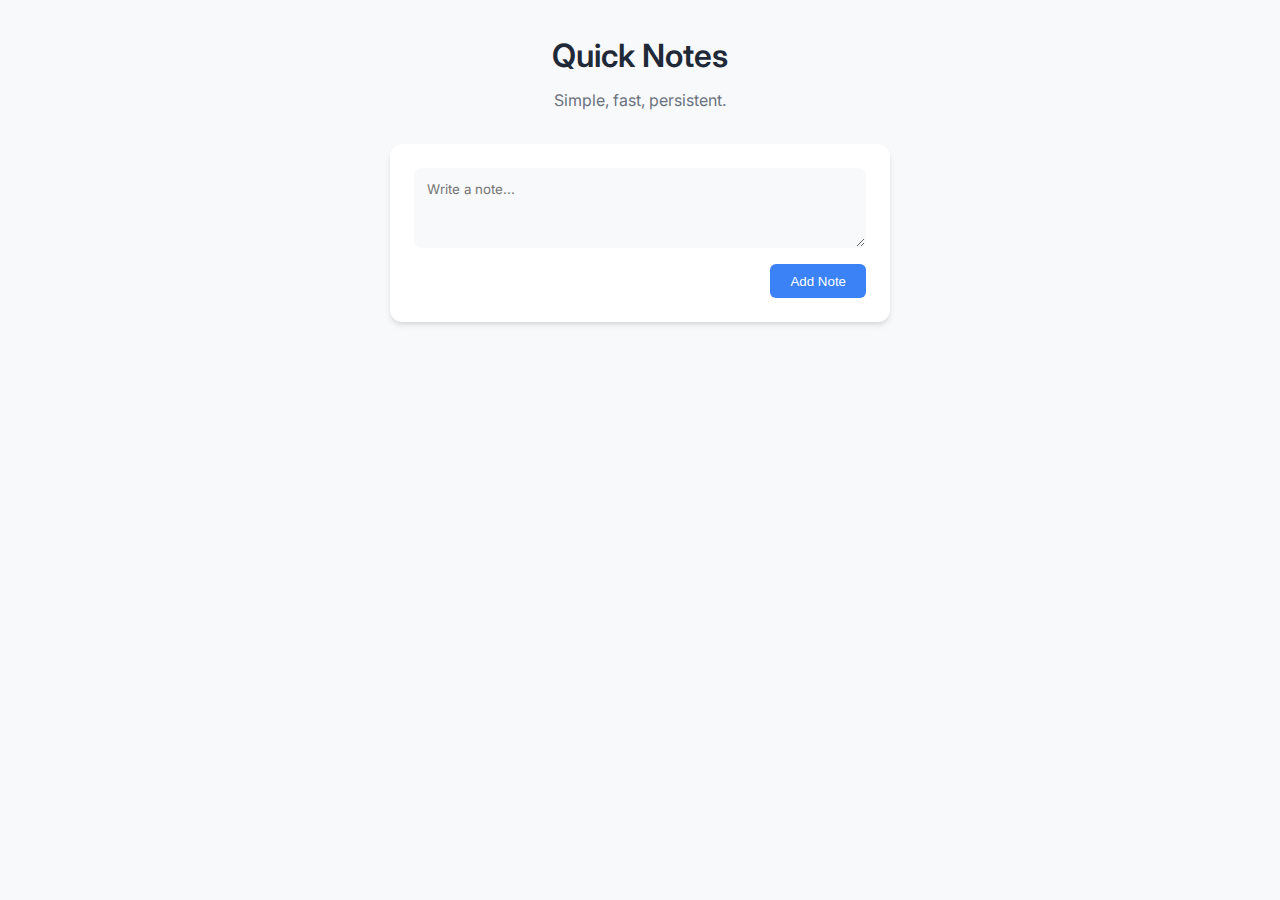
<file: index.html>
<!DOCTYPE html>
<html lang="ko">
<head>
    <meta charset="UTF-8">
    <meta name="viewport" content="width=device-width, initial-scale=1.0">
    <title>Simple Memo</title>
    <link rel="stylesheet" href="style.css">
    <link rel="preconnect" href="https://fonts.googleapis.com">
    <link rel="preconnect" href="https://fonts.gstatic.com" crossorigin>
    <link href="https://fonts.googleapis.com/css2?family=Inter:wght@400;500;600&display=swap" rel="stylesheet">
</head>
<body>
    <div class="container">
        <header>
            <h1>Quick Notes</h1>
            <p>Simple, fast, persistent.</p>
        </header>
        
        <div class="input-area">
            <textarea id="memoInput" placeholder="Write a note..."></textarea>
            <button id="addBtn">Add Note</button>
        </div>

        <ul id="memoList" class="memo-list">
            <!-- Memos will appear here -->
        </ul>
    </div>
    <script src="script.js"></script>
</body>
</html>
</file>
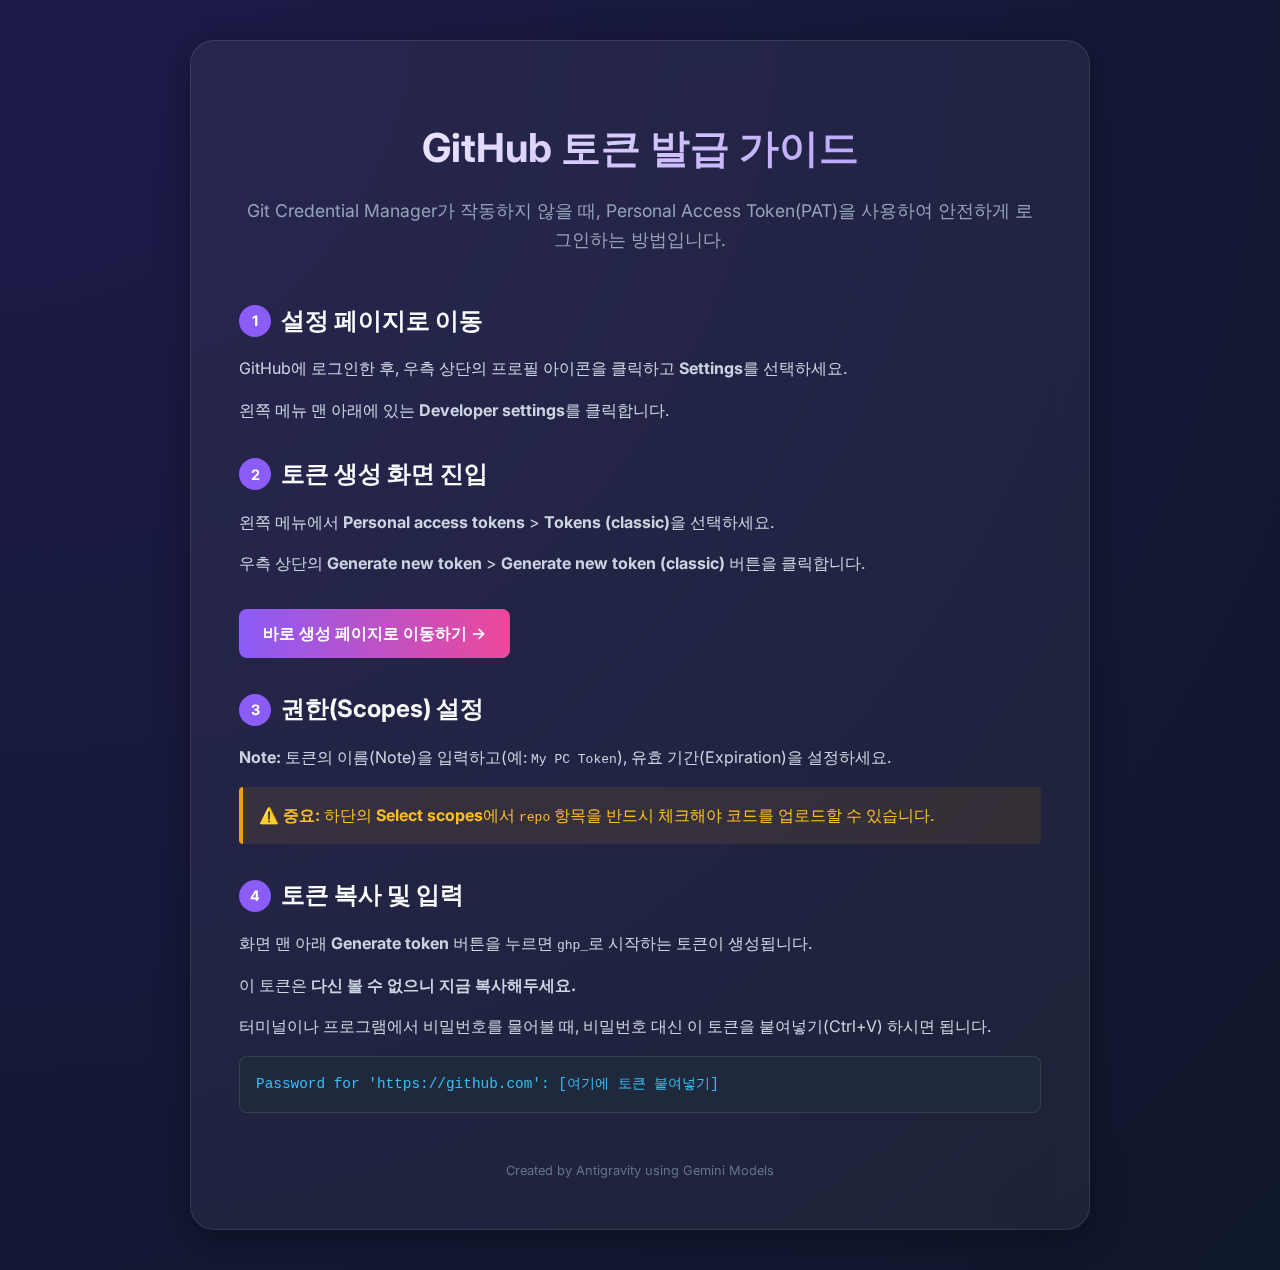
<file: token_guide.html>
<!DOCTYPE html>
<html lang="ko">

<head>
    <meta charset="UTF-8">
    <meta name="viewport" content="width=device-width, initial-scale=1.0">
    <title>GitHub 토큰(PAT) 발급 가이드</title>
    <link rel="stylesheet" href="token_guide.css">
</head>

<body>
    <div class="container">
        <div class="card">
            <h1>GitHub 토큰 발급 가이드</h1>
            <p class="subtitle">Git Credential Manager가 작동하지 않을 때, Personal Access Token(PAT)을 사용하여 안전하게 로그인하는 방법입니다.
            </p>

            <div class="step">
                <h2><span class="step-number">1</span> 설정 페이지로 이동</h2>
                <p>GitHub에 로그인한 후, 우측 상단의 프로필 아이콘을 클릭하고 <strong>Settings</strong>를 선택하세요.</p>
                <p>왼쪽 메뉴 맨 아래에 있는 <strong>Developer settings</strong>를 클릭합니다.</p>
            </div>

            <div class="step">
                <h2><span class="step-number">2</span> 토큰 생성 화면 진입</h2>
                <p>왼쪽 메뉴에서 <strong>Personal access tokens</strong> > <strong>Tokens (classic)</strong>을 선택하세요.</p>
                <p>우측 상단의 <strong>Generate new token</strong> > <strong>Generate new token (classic)</strong> 버튼을 클릭합니다.
                </p>
                <a href="https://github.com/settings/tokens/new?scopes=repo" target="_blank" class="button">바로 생성 페이지로
                    이동하기 &rarr;</a>
            </div>

            <div class="step">
                <h2><span class="step-number">3</span> 권한(Scopes) 설정</h2>
                <p><strong>Note:</strong> 토큰의 이름(Note)을 입력하고(예: <code>My PC Token</code>), 유효 기간(Expiration)을 설정하세요.</p>
                <div class="important">
                    ⚠️ <strong>중요:</strong> 하단의 <strong>Select scopes</strong>에서 <code>repo</code> 항목을 반드시 체크해야 코드를 업로드할
                    수 있습니다.
                </div>
            </div>

            <div class="step">
                <h2><span class="step-number">4</span> 토큰 복사 및 입력</h2>
                <p>화면 맨 아래 <strong>Generate token</strong> 버튼을 누르면 <code>ghp_</code>로 시작하는 토큰이 생성됩니다.</p>
                <p>이 토큰은 <strong>다신 볼 수 없으니 지금 복사해두세요.</strong></p>
                <p>터미널이나 프로그램에서 비밀번호를 물어볼 때, 비밀번호 대신 이 토큰을 붙여넣기(Ctrl+V) 하시면 됩니다.</p>
                <div class="code-block">
                    Password for 'https://github.com': [여기에 토큰 붙여넣기]
                </div>
            </div>

            <div class="footer">
                Created by Antigravity using Gemini Models
            </div>
        </div>
    </div>
</body>

</html>
</file>
<file: style.css>
:root {
    --bg-color: #f8f9fa;
    --card-bg: #ffffff;
    --text-primary: #1f2937;
    --text-secondary: #6b7280;
    --accent-color: #3b82f6;
    --accent-hover: #2563eb;
    --danger-color: #ef4444;
    --border-radius: 12px;
    --shadow: 0 4px 6px -1px rgba(0, 0, 0, 0.1), 0 2px 4px -1px rgba(0, 0, 0, 0.06);
}

@media (prefers-color-scheme: dark) {
    :root {
        --bg-color: #111827;
        --card-bg: #1f2937;
        --text-primary: #f9fafb;
        --text-secondary: #9ca3af;
        --accent-color: #60a5fa;
        --accent-hover: #3b82f6;
    }
}

* {
    box-sizing: border-box;
    margin: 0;
    padding: 0;
}

body {
    font-family: 'Inter', system-ui, -apple-system, sans-serif;
    background-color: var(--bg-color);
    color: var(--text-primary);
    line-height: 1.5;
    display: flex;
    justify-content: center;
    padding: 2rem;
    min-height: 100vh;
}

.container {
    width: 100%;
    max-width: 500px;
}

header {
    margin-bottom: 2rem;
    text-align: center;
}

header h1 {
    font-weight: 600;
    font-size: 2rem;
    margin-bottom: 0.5rem;
}

header p {
    color: var(--text-secondary);
}

.input-area {
    background: var(--card-bg);
    padding: 1.5rem;
    border-radius: var(--border-radius);
    box-shadow: var(--shadow);
    margin-bottom: 2rem;
    display: flex;
    flex-direction: column;
    gap: 1rem;
}

textarea {
    width: 100%;
    min-height: 80px;
    padding: 0.75rem;
    border: 1px solid transparent;
    border-radius: 8px;
    background-color: var(--bg-color);
    color: var(--text-primary);
    font-family: inherit;
    resize: vertical;
    outline: none;
    transition: box-shadow 0.2s, border-color 0.2s;
}

textarea:focus {
    box-shadow: 0 0 0 2px var(--accent-color);
    border-color: var(--accent-color);
}

button {
    align-self: flex-end;
    padding: 0.6rem 1.25rem;
    background-color: var(--accent-color);
    color: white;
    border: none;
    border-radius: 6px;
    font-weight: 500;
    cursor: pointer;
    transition: background-color 0.2s;
}

button:hover {
    background-color: var(--accent-hover);
}

.memo-list {
    list-style: none;
    display: flex;
    flex-direction: column;
    gap: 1rem;
}

.memo-item {
    background: var(--card-bg);
    padding: 1.25rem;
    border-radius: var(--border-radius);
    box-shadow: var(--shadow);
    display: flex;
    justify-content: space-between;
    align-items: flex-start;
    animation: fadeIn 0.3s ease-out;
    gap: 1rem;
}

.memo-content {
    white-space: pre-wrap;
    word-break: break-word;
    flex: 1;
}

.delete-btn {
    background: transparent;
    color: var(--text-secondary);
    padding: 0.25rem;
    font-size: 0.875rem;
    min-width: auto;
}

.delete-btn:hover {
    background-color: rgba(239, 68, 68, 0.1);
    color: var(--danger-color);
}

@keyframes fadeIn {
    from { opacity: 0; transform: translateY(10px); }
    to { opacity: 1; transform: translateY(0); }
}
</file>
<file: token_guide.css>
/* Global Styles */
@import url('https://fonts.googleapis.com/css2?family=Inter:wght@300;400;600;700&display=swap');

:root {
    --bg-color: #0f172a;
    --text-color: #e2e8f0;
    --accent-color: #8b5cf6;
    --glass-bg: rgba(255, 255, 255, 0.05);
    --glass-border: rgba(255, 255, 255, 0.1);
    --code-bg: #1e293b;
}

body {
    font-family: 'Inter', sans-serif;
    background: radial-gradient(circle at top left, #1e1b4b, #0f172a);
    color: var(--text-color);
    margin: 0;
    padding: 0;
    min-height: 100vh;
    display: flex;
    justify-content: center;
    align-items: center;
    line-height: 1.6;
}

.container {
    max-width: 900px;
    width: 90%;
    margin: 40px auto;
}

/* Glassmorphism Card */
.card {
    background: var(--glass-bg);
    backdrop-filter: blur(12px);
    -webkit-backdrop-filter: blur(12px);
    border: 1px solid var(--glass-border);
    border-radius: 24px;
    padding: 3rem;
    box-shadow: 0 8px 32px 0 rgba(0, 0, 0, 0.37);
}

/* Typography */
h1 {
    font-size: 2.5rem;
    font-weight: 700;
    margin-bottom: 0.5rem;
    background: linear-gradient(135deg, #fff 0%, #a78bfa 100%);
    -webkit-background-clip: text;
    -webkit-text-fill-color: transparent;
    text-align: center;
}

.subtitle {
    text-align: center;
    color: #94a3b8;
    margin-bottom: 3rem;
    font-size: 1.1rem;
}

h2 {
    font-size: 1.5rem;
    color: #f8fafc;
    margin-top: 2rem;
    margin-bottom: 1rem;
    display: flex;
    align-items: center;
    gap: 10px;
}

.step-number {
    background: var(--accent-color);
    color: white;
    width: 32px;
    height: 32px;
    border-radius: 50%;
    display: flex;
    justify-content: center;
    align-items: center;
    font-weight: bold;
    font-size: 0.9rem;
}

p {
    color: #cbd5e1;
    margin-bottom: 1rem;
}

/* Code Block */
.code-block {
    background: var(--code-bg);
    padding: 1rem;
    border-radius: 8px;
    font-family: 'Consolas', 'Monaco', monospace;
    font-size: 0.9rem;
    color: #38bdf8;
    overflow-x: auto;
    border: 1px solid var(--glass-border);
    position: relative;
    margin: 1rem 0;
}

.important {
    background: rgba(245, 158, 11, 0.1);
    border-left: 4px solid #f59e0b;
    padding: 1rem;
    margin: 1rem 0;
    border-radius: 4px;
    color: #fbbf24;
}

a.button {
    display: inline-block;
    background: linear-gradient(90deg, #8b5cf6, #ec4899);
    color: white;
    padding: 12px 24px;
    border-radius: 8px;
    text-decoration: none;
    font-weight: 600;
    margin-top: 1rem;
    transition: transform 0.2s;
}

a.button:hover {
    transform: translateY(-2px);
    box-shadow: 0 4px 12px rgba(139, 92, 246, 0.3);
}

.footer {
    text-align: center;
    margin-top: 3rem;
    font-size: 0.8rem;
    color: #64748b;
}
</file>
